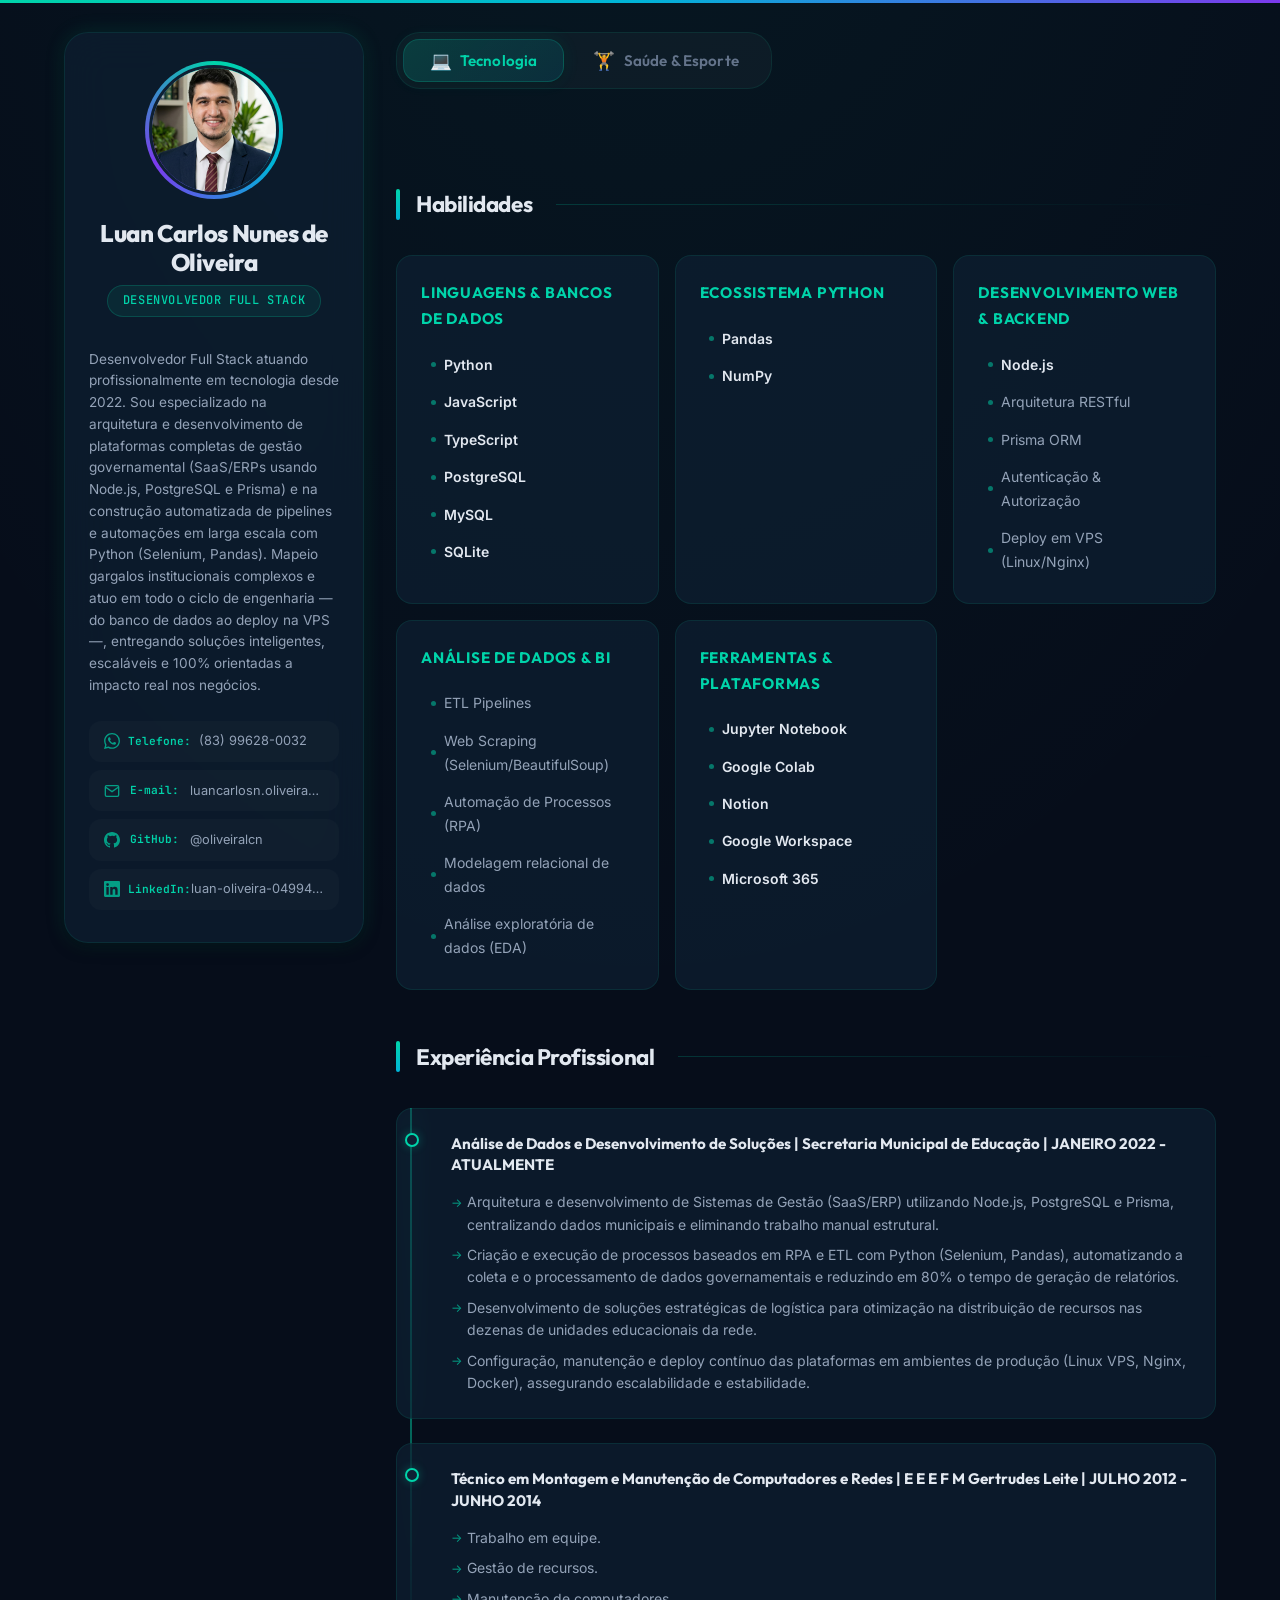
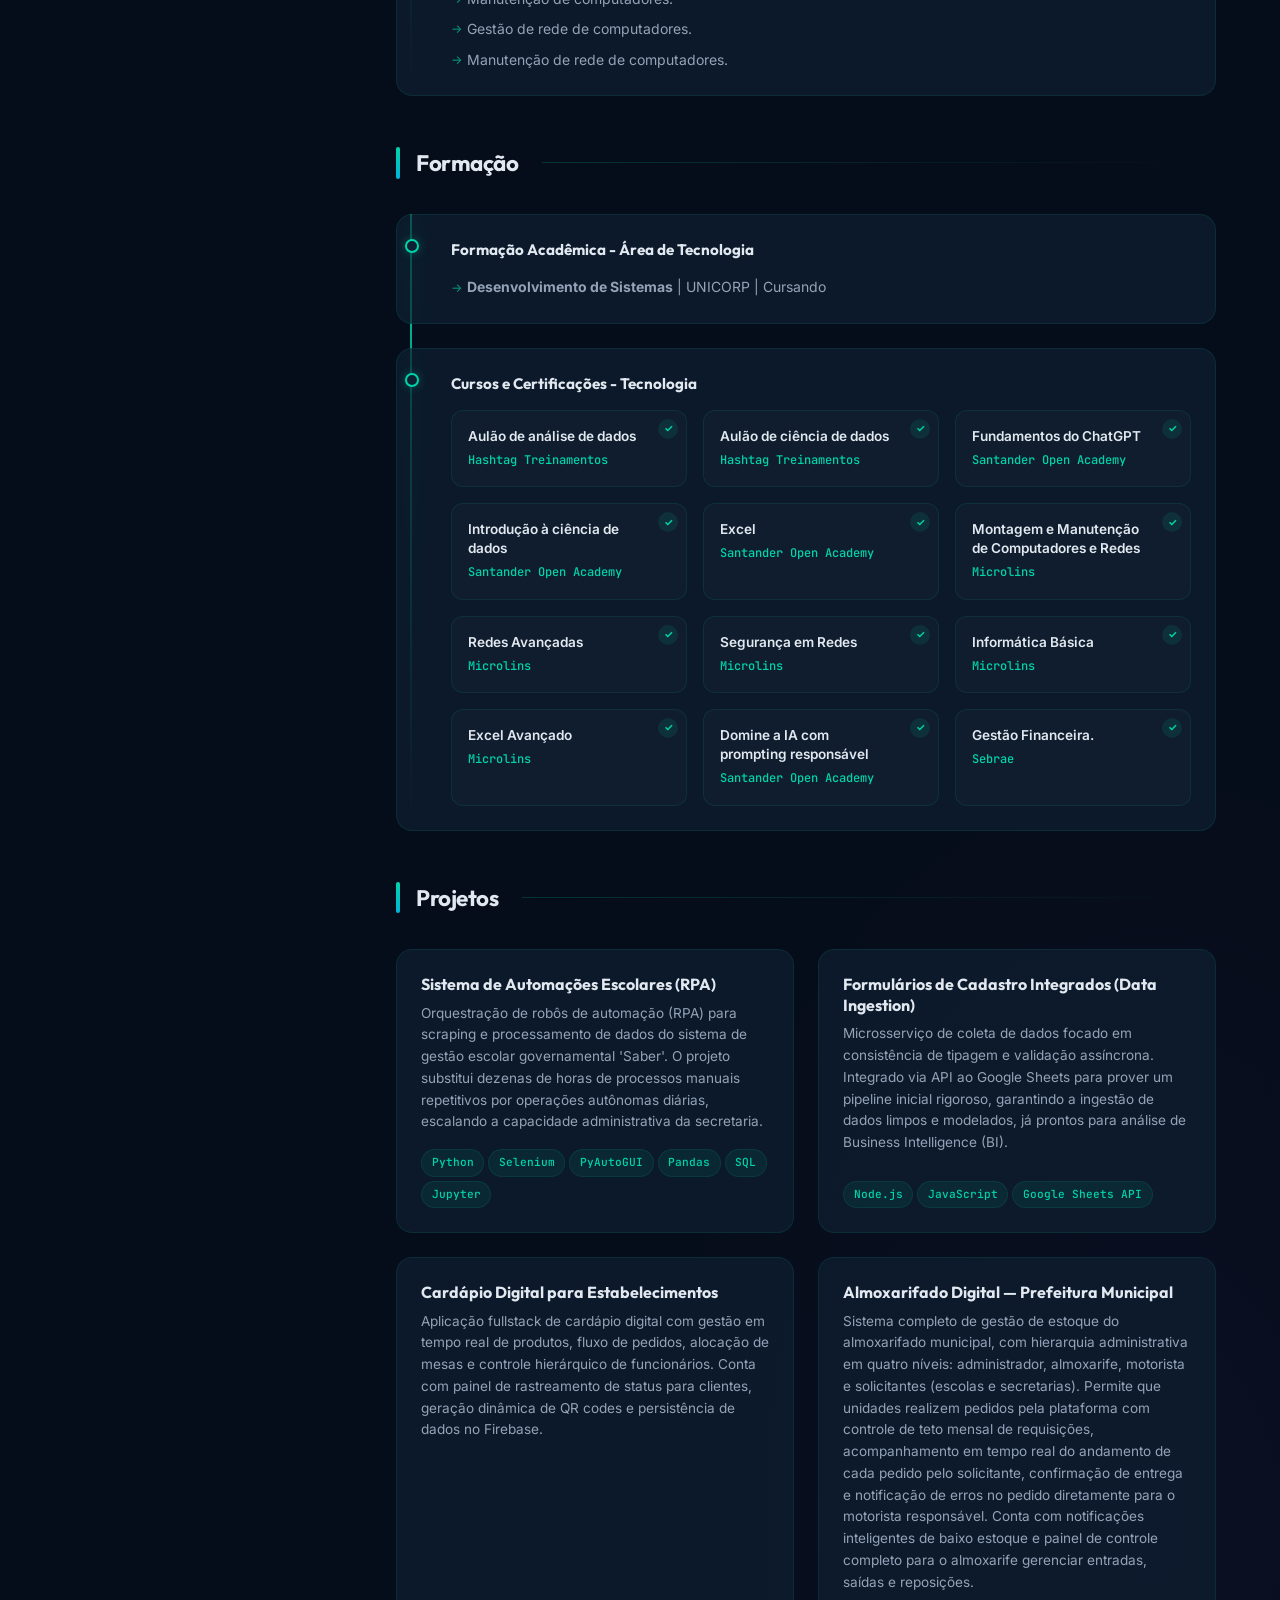
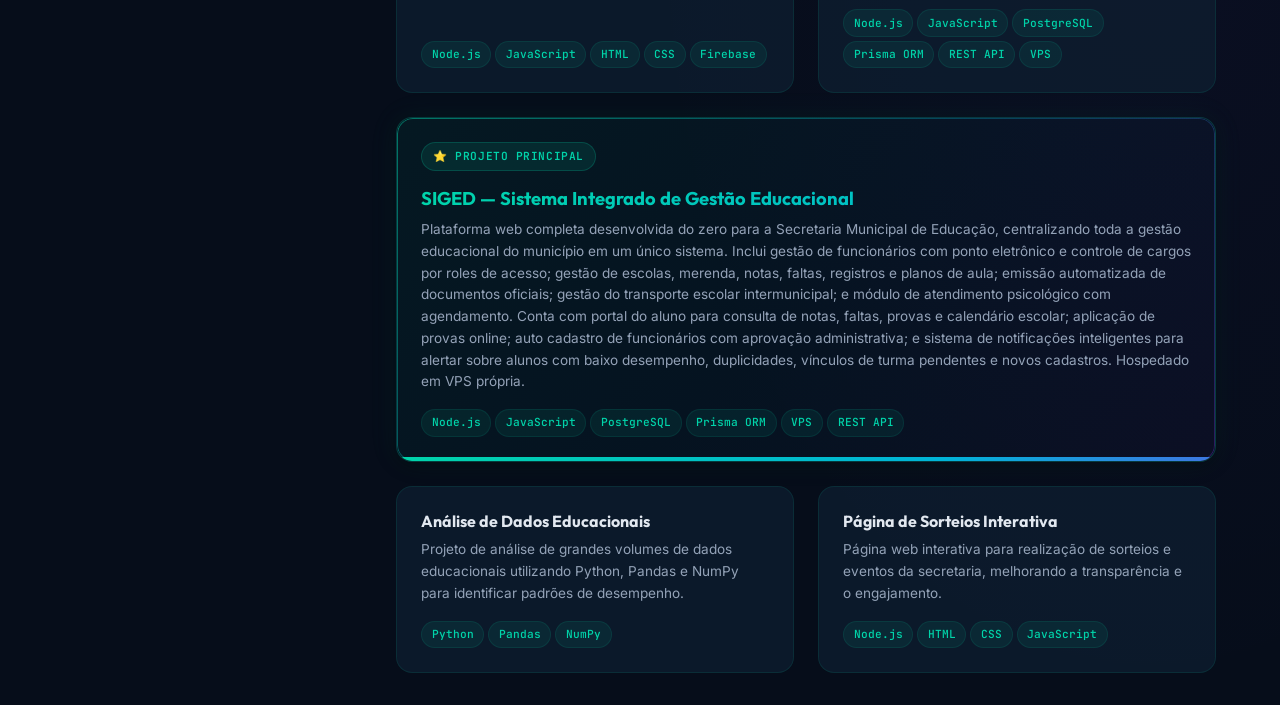
<file: index.html>
<!DOCTYPE html>
<html lang="pt-BR">

<head>
    <meta charset="UTF-8">
    <meta name="viewport" content="width=device-width, initial-scale=1.0">
    <meta name="description"
        content="Currículo de Luan Carlos Nunes de Oliveira - Desenvolvedor Full Stack com experiência em Python, JavaScript e SQL">
    <meta name="keywords" content="desenvolvedor full stack, python, javascript, sql, full stack development, currículo">
    <meta name="author" content="Luan Carlos Nunes de Oliveira">
    <meta name="theme-color" content="#0a192f">

    <!-- Open Graph / Facebook -->
    <meta property="og:type" content="website">
    <meta property="og:url" content="https://oliveiralcn.github.io/curriculo/">
    <meta property="og:title" content="Luan Carlos Nunes de Oliveira | Desenvolvedor Full Stack">
    <meta property="og:description"
        content="Currículo de Luan Carlos Nunes de Oliveira - Desenvolvedor Full Stack com experiência em Python, JavaScript e SQL">
    <meta property="og:image" content="https://oliveiralcn.github.io/curriculo/assets/img/Foto.png">

    <!-- Twitter -->
    <meta property="twitter:card" content="summary_large_image">
    <meta property="twitter:url" content="https://oliveiralcn.github.io/curriculo/">
    <meta property="twitter:title" content="Luan Carlos Nunes de Oliveira | Desenvolvedor Full Stack">
    <meta property="twitter:description"
        content="Currículo de Luan Carlos Nunes de Oliveira - Desenvolvedor Full Stack com experiência em Python, JavaScript e SQL">
    <meta property="twitter:image" content="https://oliveiralcn.github.io/curriculo/assets/img/Foto.png">

    <title>Luan Carlos Nunes de Oliveira | Desenvolvedor Full Stack</title>

    <!-- Favicon -->
    <link rel="shortcut icon" href="assets/img/icone.ico" type="image/x-icon">
    <link rel="apple-touch-icon" href="assets/img/icone.ico">

    <!-- Fontes -->
    <link rel="preconnect" href="https://fonts.googleapis.com">
    <link rel="preconnect" href="https://fonts.gstatic.com" crossorigin>
    <link
        href="https://fonts.googleapis.com/css2?family=Inter:wght@300;400;500;600;700;800;900&family=JetBrains+Mono:wght@400;500;600&family=Outfit:wght@300;400;500;600;700;800&display=swap"
        rel="stylesheet">

    <!-- Estilos -->
    <link rel="stylesheet" href="assets/css/styles.css?v=1.1">

    <!-- Estilos para múltiplos idiomas -->
    <link rel="stylesheet" href="assets/css/styles-en.css?v=1.1" id="english-styles" disabled>
</head>

<body>


    <div class="container">
        <div class="main-container">
            <!-- Seção do Cabeçalho -->
            <header class="header">
                <div class="profile-image-container">
                    <div class="profile-image">
                        <img src="assets/img/Foto.png" alt="Foto de Luan Carlos Nunes de Oliveira" loading="lazy">
                    </div>
                </div>
                <h1 class="main-title">Luan Carlos Nunes de Oliveira</h1>
                <p class="subtitle">Desenvolvedor Full Stack</p>
                <div>
                    <p>Desenvolvedor Full Stack atuando profissionalmente em tecnologia desde 2022. Sou
                        especializado na arquitetura e desenvolvimento de plataformas completas de gestão governamental
                        (SaaS/ERPs usando Node.js, PostgreSQL e Prisma) e na construção automatizada de pipelines e
                        automações em larga escala com Python (Selenium, Pandas). Mapeio gargalos institucionais
                        complexos e atuo em todo o ciclo de engenharia — do banco de dados ao deploy na VPS —,
                        entregando soluções inteligentes, escaláveis e 100% orientadas a impacto real nos negócios.</p>
                </div>
                <nav class="contact-info" aria-label="Informações de contato">
                    <a href="https://wa.me/5583996280032" class="contact-link" target="_blank" rel="noopener noreferrer"
                        data-type="whatsapp" aria-label="WhatsApp">
                        <span class="label">Telefone:</span>
                        <span class="value">(83) 99628-0032</span>
                    </a>
                    <a href="mailto:luancarlosn.oliveira@gmail.com" class="contact-link" data-type="email"
                        aria-label="Email">
                        <span class="label">E-mail:</span>
                        <span class="value">luancarlosn.oliveira@gmail.com</span>
                    </a>
                    <a href="https://github.com/oliveiralcn" class="contact-link" target="_blank"
                        rel="noopener noreferrer" data-type="github" aria-label="GitHub">
                        <span class="label">GitHub:</span>
                        <span class="value">@oliveiralcn</span>
                    </a>
                    <a href="https://www.linkedin.com/in/luan-oliveira-049944357" class="contact-link" target="_blank"
                        rel="noopener noreferrer" data-type="linkedin" aria-label="LinkedIn">
                        <span class="label">LinkedIn:</span>
                        <span class="value">luan-oliveira-049944357</span>
                    </a>
                </nav>
            </header>

            <!-- Conteúdo Principal -->
            <main id="main-content" class="content" tabindex="-1">

                <!-- Navegação Global de Abas -->
                <div class="main-tabs" role="tablist" aria-label="Áreas de atuação">
                    <button class="main-tab-btn active" role="tab" aria-selected="true"
                        aria-controls="main-tab-tecnologia" id="main-btn-tecnologia" data-tab="tecnologia">
                        <span class="tab-icon">💻</span> Tecnologia
                    </button>
                    <button class="main-tab-btn" role="tab" aria-selected="false" aria-controls="main-tab-saude"
                        id="main-btn-saude" data-tab="saude">
                        <span class="tab-icon">🏋️</span> Saúde &amp; Esporte
                    </button>
                </div>

                <!-- ============================================================ -->
                <!-- ABA: TECNOLOGIA                                               -->
                <!-- ============================================================ -->
                <div class="main-tab-panel" id="main-tab-tecnologia" role="tabpanel"
                    aria-labelledby="main-btn-tecnologia">

                    <!-- Habilidades - Tecnologia -->
                    <section class="section" aria-labelledby="habilidades-tec">
                        <h2 id="habilidades-tec" class="section-title">Habilidades</h2>
                        <div class="skills-grid">
                            <div class="skill-card">
                                <h3 class="skill-card-title">Linguagens &amp; Bancos de Dados</h3>
                                <ul class="skill-list">
                                    <li><span class="skill-highlight">Python</span></li>
                                    <li><span class="skill-highlight">JavaScript</span></li>
                                    <li><span class="skill-highlight">TypeScript</span></li>
                                    <li><span class="skill-highlight">PostgreSQL</span></li>
                                    <li><span class="skill-highlight">MySQL</span></li>
                                    <li><span class="skill-highlight">SQLite</span></li>
                                </ul>
                            </div>
                            <div class="skill-card">
                                <h3 class="skill-card-title">Ecossistema Python</h3>
                                <ul class="skill-list">
                                    <li><span class="skill-highlight">Pandas</span></li>
                                    <li><span class="skill-highlight">NumPy</span></li>
                                </ul>
                            </div>
                            <div class="skill-card">
                                <h3 class="skill-card-title">Desenvolvimento Web &amp; Backend</h3>
                                <ul class="skill-list">
                                    <li><span class="skill-highlight">Node.js</span></li>
                                    <li>Arquitetura RESTful</li>
                                    <li>Prisma ORM</li>
                                    <li>Autenticação &amp; Autorização</li>
                                    <li>Deploy em VPS (Linux/Nginx)</li>
                                </ul>
                            </div>
                            <div class="skill-card">
                                <h3 class="skill-card-title">Análise de Dados &amp; BI</h3>
                                <ul class="skill-list">
                                    <li>ETL Pipelines</li>
                                    <li>Web Scraping (Selenium/BeautifulSoup)</li>
                                    <li>Automação de Processos (RPA)</li>
                                    <li>Modelagem relacional de dados</li>
                                    <li>Análise exploratória de dados (EDA)</li>
                                </ul>
                            </div>
                            <div class="skill-card">
                                <h3 class="skill-card-title">Ferramentas &amp; Plataformas</h3>
                                <ul class="skill-list">
                                    <li><span class="skill-highlight">Jupyter Notebook</span></li>
                                    <li><span class="skill-highlight">Google Colab</span></li>
                                    <li><span class="skill-highlight">Notion</span></li>
                                    <li><span class="skill-highlight">Google Workspace</span></li>
                                    <li><span class="skill-highlight">Microsoft 365</span></li>
                                </ul>
                            </div>
                        </div>
                    </section>

                    <!-- Experiência Profissional - Tecnologia -->
                    <section class="section" aria-labelledby="experiencia-tec">
                        <h2 id="experiencia-tec" class="section-title">Experiência Profissional</h2>
                        <div class="timeline">
                            <article class="timeline-item">
                                <h3 class="timeline-title">Análise de Dados e Desenvolvimento de Soluções | Secretaria
                                    Municipal de Educação | JANEIRO 2022 - ATUALMENTE</h3>
                                <ul class="timeline-content">
                                    <li>Arquitetura e desenvolvimento de Sistemas de Gestão (SaaS/ERP) utilizando
                                        Node.js, PostgreSQL e Prisma, centralizando dados municipais e eliminando
                                        trabalho manual estrutural.</li>
                                    <li>Criação e execução de processos baseados em RPA e ETL com Python (Selenium,
                                        Pandas), automatizando a coleta e o processamento de dados governamentais e
                                        reduzindo em 80% o tempo de geração de relatórios.</li>
                                    <li>Desenvolvimento de soluções estratégicas de logística para otimização na
                                        distribuição de recursos nas dezenas de unidades educacionais da rede.</li>
                                    <li>Configuração, manutenção e deploy contínuo das plataformas em ambientes de
                                        produção (Linux VPS, Nginx, Docker), assegurando escalabilidade e estabilidade.
                                    </li>
                                </ul>
                            </article>
                            <article class="timeline-item">
                                <h3 class="timeline-title">Técnico em Montagem e Manutenção de Computadores e Redes | E
                                    E E F M Gertrudes Leite | JULHO 2012 - JUNHO 2014</h3>
                                <ul class="timeline-content">
                                    <li>Trabalho em equipe.</li>
                                    <li>Gestão de recursos.</li>
                                    <li>Manutenção de computadores.</li>
                                    <li>Gestão de rede de computadores.</li>
                                    <li>Manutenção de rede de computadores.</li>
                                </ul>
                            </article>
                        </div>
                    </section>

                    <!-- Formação - Tecnologia -->
                    <section class="section" aria-labelledby="formacao-tec">
                        <h2 id="formacao-tec" class="section-title">Formação</h2>
                        <div class="timeline">
                            <article class="timeline-item">
                                <h3 class="timeline-title">Formação Acadêmica - Área de Tecnologia</h3>
                                <ul class="timeline-content">
                                    <li><strong>Desenvolvimento de Sistemas</strong> | UNICORP | Cursando</li>
                                </ul>
                            </article>
                            <article class="timeline-item">
                                <h3 class="timeline-title">Cursos e Certificações - Tecnologia</h3>
                                <div class="certifications-grid">
                                    <article class="certification-card">
                                        <h4 class="certification-title">Aulão de análise de dados</h4>
                                        <p class="certification-institution">Hashtag Treinamentos</p>
                                    </article>
                                    <article class="certification-card">
                                        <h4 class="certification-title">Aulão de ciência de dados</h4>
                                        <p class="certification-institution">Hashtag Treinamentos</p>
                                    </article>
                                    <article class="certification-card">
                                        <h4 class="certification-title">Fundamentos do ChatGPT</h4>
                                        <p class="certification-institution">Santander Open Academy</p>
                                    </article>
                                    <article class="certification-card">
                                        <h4 class="certification-title">Introdução à ciência de dados</h4>
                                        <p class="certification-institution">Santander Open Academy</p>
                                    </article>
                                    <article class="certification-card">
                                        <h4 class="certification-title">Excel</h4>
                                        <p class="certification-institution">Santander Open Academy</p>
                                    </article>
                                    <article class="certification-card">
                                        <h4 class="certification-title">Montagem e Manutenção de Computadores e Redes
                                        </h4>
                                        <p class="certification-institution">Microlins</p>
                                    </article>
                                    <article class="certification-card">
                                        <h4 class="certification-title">Redes Avançadas</h4>
                                        <p class="certification-institution">Microlins</p>
                                    </article>
                                    <article class="certification-card">
                                        <h4 class="certification-title">Segurança em Redes</h4>
                                        <p class="certification-institution">Microlins</p>
                                    </article>
                                    <article class="certification-card">
                                        <h4 class="certification-title">Informática Básica</h4>
                                        <p class="certification-institution">Microlins</p>
                                    </article>
                                    <article class="certification-card">
                                        <h4 class="certification-title">Excel Avançado</h4>
                                        <p class="certification-institution">Microlins</p>
                                    </article>
                                    <article class="certification-card">
                                        <h4 class="certification-title">Domine a IA com prompting responsável</h4>
                                        <p class="certification-institution">Santander Open Academy</p>
                                    </article>
                                    <article class="certification-card">
                                        <h4 class="certification-title">Gestão Financeira.</h4>
                                        <p class="certification-institution">Sebrae</p>
                                    </article>
                                </div>
                            </article>
                        </div>
                    </section>

                    <!-- Projetos -->
                    <section class="section" aria-labelledby="projetos">
                        <h2 id="projetos" class="section-title">Projetos</h2>
                        <div class="projects-grid">
                            <article class="project-card">
                                <h3 class="project-title">Sistema de Automações Escolares (RPA)</h3>
                                <p class="project-description">Orquestração de robôs de automação (RPA) para scraping e
                                    processamento de dados do sistema de gestão escolar governamental 'Saber'. O projeto
                                    substitui dezenas de horas de processos manuais repetitivos por operações autônomas
                                    diárias, escalando a capacidade administrativa da secretaria.</p>
                                <div class="project-tech">
                                    <span class="tech-tag">Python</span>
                                    <span class="tech-tag">Selenium</span>
                                    <span class="tech-tag">PyAutoGUI</span>
                                    <span class="tech-tag">Pandas</span>
                                    <span class="tech-tag">SQL</span>
                                    <span class="tech-tag">Jupyter</span>
                                </div>
                            </article>
                            <article class="project-card">
                                <h3 class="project-title">Formulários de Cadastro Integrados (Data Ingestion)</h3>
                                <p class="project-description">Microsserviço de coleta de dados focado em consistência
                                    de tipagem e validação assíncrona. Integrado via API ao Google Sheets para prover um
                                    pipeline inicial rigoroso, garantindo a ingestão de dados limpos e modelados, já
                                    prontos para análise de Business Intelligence (BI).</p>
                                <div class="project-tech">
                                    <span class="tech-tag">Node.js</span>
                                    <span class="tech-tag">JavaScript</span>
                                    <span class="tech-tag">Google Sheets API</span>
                                </div>
                            </article>
                            <article class="project-card">
                                <h3 class="project-title">Cardápio Digital para Estabelecimentos</h3>
                                <p class="project-description">Aplicação fullstack de cardápio digital com gestão em
                                    tempo real de produtos, fluxo de pedidos, alocação de mesas e controle hierárquico
                                    de funcionários. Conta com painel de rastreamento de status para clientes, geração
                                    dinâmica de QR codes e persistência de dados no Firebase.</p>
                                <div class="project-tech">
                                    <span class="tech-tag">Node.js</span>
                                    <span class="tech-tag">JavaScript</span>
                                    <span class="tech-tag">HTML</span>
                                    <span class="tech-tag">CSS</span>
                                    <span class="tech-tag">Firebase</span>
                                </div>
                            </article>
                            <article class="project-card">
                                <h3 class="project-title">Almoxarifado Digital — Prefeitura Municipal</h3>
                                <p class="project-description">Sistema completo de gestão de estoque do almoxarifado
                                    municipal, com hierarquia administrativa em quatro níveis: administrador,
                                    almoxarife, motorista e solicitantes (escolas e secretarias). Permite que unidades
                                    realizem pedidos pela plataforma com controle de teto mensal de requisições,
                                    acompanhamento em tempo real do andamento de cada pedido pelo solicitante,
                                    confirmação de entrega e notificação de erros no pedido diretamente para o motorista
                                    responsável. Conta com notificações inteligentes de baixo estoque e painel de
                                    controle completo para o almoxarife gerenciar entradas, saídas e reposições.</p>
                                <div class="project-tech">
                                    <span class="tech-tag">Node.js</span>
                                    <span class="tech-tag">JavaScript</span>
                                    <span class="tech-tag">PostgreSQL</span>
                                    <span class="tech-tag">Prisma ORM</span>
                                    <span class="tech-tag">REST API</span>
                                    <span class="tech-tag">VPS</span>
                                </div>
                            </article>
                            <article class="project-card project-card--featured">
                                <div class="project-featured-badge">⭐ Projeto Principal</div>
                                <h3 class="project-title">SIGED — Sistema Integrado de Gestão Educacional</h3>
                                <p class="project-description">Plataforma web completa desenvolvida do zero para a
                                    Secretaria Municipal de Educação, centralizando toda a gestão educacional do
                                    município em um único sistema. Inclui gestão de funcionários com ponto eletrônico e
                                    controle de cargos por roles de acesso; gestão de escolas, merenda, notas, faltas,
                                    registros e planos de aula; emissão automatizada de documentos oficiais; gestão do
                                    transporte escolar intermunicipal; e módulo de atendimento psicológico com
                                    agendamento. Conta com portal do aluno para consulta de notas, faltas, provas e
                                    calendário escolar; aplicação de provas online; auto cadastro de funcionários com
                                    aprovação administrativa; e sistema de notificações inteligentes para alertar sobre
                                    alunos com baixo desempenho, duplicidades, vínculos de turma pendentes e novos
                                    cadastros. Hospedado em VPS própria.</p>
                                <div class="project-tech">
                                    <span class="tech-tag">Node.js</span>
                                    <span class="tech-tag">JavaScript</span>
                                    <span class="tech-tag">PostgreSQL</span>
                                    <span class="tech-tag">Prisma ORM</span>
                                    <span class="tech-tag">VPS</span>
                                    <span class="tech-tag">REST API</span>
                                </div>
                            </article>
                            <article class="project-card">
                                <h3 class="project-title">Análise de Dados Educacionais</h3>
                                <p class="project-description">Projeto de análise de grandes volumes de dados
                                    educacionais utilizando Python, Pandas e NumPy para identificar padrões de
                                    desempenho.</p>
                                <div class="project-tech">
                                    <span class="tech-tag">Python</span>
                                    <span class="tech-tag">Pandas</span>
                                    <span class="tech-tag">NumPy</span>
                                </div>
                            </article>
                            <article class="project-card">
                                <h3 class="project-title">Página de Sorteios Interativa</h3>
                                <p class="project-description">Página web interativa para realização de sorteios e
                                    eventos da secretaria, melhorando a transparência e o engajamento.</p>
                                <div class="project-tech">
                                    <span class="tech-tag">Node.js</span>
                                    <span class="tech-tag">HTML</span>
                                    <span class="tech-tag">CSS</span>
                                    <span class="tech-tag">JavaScript</span>
                                </div>
                            </article>
                        </div>
                    </section>

                </div><!-- /main-tab-tecnologia -->

                <!-- ============================================================ -->
                <!-- ABA: SAÚDE & ESPORTE                                          -->
                <!-- ============================================================ -->
                <div class="main-tab-panel" id="main-tab-saude" role="tabpanel" aria-labelledby="main-btn-saude" hidden>

                    <!-- Habilidades - Saúde -->
                    <section class="section" aria-labelledby="habilidades-saude">
                        <h2 id="habilidades-saude" class="section-title">Habilidades</h2>
                        <div class="skills-grid">
                            <div class="skill-card">
                                <h3 class="skill-card-title">Avaliação &amp; Prescrição</h3>
                                <ul class="skill-list">
                                    <li>Prescrição de exercícios para populações especiais</li>
                                    <li>Avaliação física e funcional</li>
                                    <li>Prescrição para artrose, artrite e osteoporose</li>
                                    <li>Análise da composição corporal</li>
                                </ul>
                            </div>
                            <div class="skill-card">
                                <h3 class="skill-card-title">Treinamento</h3>
                                <ul class="skill-list">
                                    <li><span class="skill-highlight">Musculação</span></li>
                                    <li><span class="skill-highlight">Treinamento Funcional</span></li>
                                    <li>Elaboração de planilhas de treino</li>
                                    <li>Periodização do treinamento</li>
                                </ul>
                            </div>
                            <div class="skill-card">
                                <h3 class="skill-card-title">Pesquisa &amp; Ciência</h3>
                                <ul class="skill-list">
                                    <li>Metodologia científica</li>
                                    <li>Análise de dados hemodinâmicos</li>
                                    <li>Pesquisa com idosos hipertensos</li>
                                    <li>Produção e apresentação de artigos</li>
                                </ul>
                            </div>
                            <div class="skill-card">
                                <h3 class="skill-card-title">Gestão &amp; Pessoas</h3>
                                <ul class="skill-list">
                                    <li>Gestão de alunos e clientes</li>
                                    <li>Trabalho em equipe</li>
                                    <li>Pensamento rápido sob pressão</li>
                                    <li>Capacidade de gestão de pessoas</li>
                                </ul>
                            </div>
                            <div class="skill-card">
                                <h3 class="skill-card-title">Áreas de Atuação</h3>
                                <ul class="skill-list">
                                    <li><span class="skill-highlight">Educação Física</span></li>
                                    <li>Atividade física para saúde</li>
                                    <li>Escalada esportiva</li>
                                    <li>Jiu-Jitsu</li>
                                </ul>
                            </div>
                        </div>
                    </section>

                    <!-- Experiência Profissional - Saúde -->
                    <section class="section" aria-labelledby="experiencia-saude">
                        <h2 id="experiencia-saude" class="section-title">Experiência Profissional</h2>
                        <div class="timeline">
                            <article class="timeline-item">
                                <h3 class="timeline-title">Instrutor de Musculação | RM Arena Fitness - Desterro |
                                    SETEMBRO 2021 - NOVEMBRO 2023</h3>
                                <ul class="timeline-content">
                                    <li>Trabalho em equipe.</li>
                                    <li>Capacidade de gestão de pessoas.</li>
                                    <li>Pensamento rápido.</li>
                                    <li>Criação de automação para envio dos treinos de forma rápida e eficaz.</li>
                                </ul>
                            </article>
                        </div>
                    </section>

                    <!-- Formação - Saúde -->
                    <section class="section" aria-labelledby="formacao-saude">
                        <h2 id="formacao-saude" class="section-title">Formação</h2>
                        <div class="timeline">
                            <article class="timeline-item">
                                <h3 class="timeline-title">Formação Acadêmica - Área de Educação Física</h3>
                                <ul class="timeline-content">
                                    <li><strong>Pós-graduação em Prescrição de Atividade Físicas em Situações Especiais
                                            de Saúde e Lesões</strong> | Unyleya</li>
                                    <li><strong>Bacharel em Educação Física</strong> | Centro Universitário de João
                                        Pessoa-UNIPÊ | 25 de Janeiro de 2018</li>
                                </ul>
                            </article>
                            <article class="timeline-item">
                                <h3 class="timeline-title">Cursos e Certificações - Saúde</h3>
                                <div class="certifications-grid">
                                    <article class="certification-card">
                                        <h4 class="certification-title">Fisiologia, avaliação e prescrição de exercícios
                                            para artrose, artrite e osteoporose, com aplicações práticas.</h4>
                                        <p class="certification-institution">Unipê</p>
                                    </article>
                                    <article class="certification-card">
                                        <h4 class="certification-title">Alimentação, Nutrição e Exercício Físico.</h4>
                                        <p class="certification-institution">ENAFES</p>
                                    </article>
                                    <article class="certification-card">
                                        <h4 class="certification-title">Projeto de extensão de escalada esportiva.</h4>
                                        <p class="certification-institution">Unipê</p>
                                    </article>
                                    <article class="certification-card">
                                        <h4 class="certification-title">Projeto de extensão de Jiu-Jitsu.</h4>
                                        <p class="certification-institution">Unipê</p>
                                    </article>
                                    <article class="certification-card">
                                        <h4 class="certification-title">Treinamento Funcional.</h4>
                                        <p class="certification-institution">Unipê</p>
                                    </article>
                                    <article class="certification-card">
                                        <h4 class="certification-title">Musculação.</h4>
                                        <p class="certification-institution">Unipê</p>
                                    </article>
                                    <article class="certification-card">
                                        <h4 class="certification-title">Projeto de Pesquisa "Influência de um programa
                                            de treinamento funcional nas respostas hemodinâmicas, na qualidade do sono,
                                            na composição corporal e capacidades funcionais de idosos hipertensos.</h4>
                                        <p class="certification-institution">Unipê</p>
                                    </article>
                                </div>
                            </article>
                        </div>
                    </section>

                    <!-- Artigos -->
                    <section class="section" aria-labelledby="artigos">
                        <h2 id="artigos" class="section-title">Artigos</h2>
                        <div class="articles-grid">
                            <article class="article-card">
                                <h3 class="article-title">EFEITO DE UMA SESSÃO DE TREINAMENTO MULTIFUNCIONAL NA
                                    HIPOTENSÃO PÓS EXERCÍCIO DE IDOSOS</h3>
                                <p class="article-description">Apresentado na modalidade Pôster no XXV Congresso da
                                    Sociedade Brasileira de Hipertensão.</p>
                                <div class="article-meta">
                                    <span class="article-date">Caxias do Sul/RS, de 09 a 12 de agosto de 2017</span>
                                    <div class="article-tags">
                                        <span class="tech-tag">Treinamento Funcional</span>
                                        <span class="tech-tag">Hipertensão</span>
                                        <span class="tech-tag">Idosos</span>
                                        <span class="tech-tag">Envelhecimento</span>
                                        <span class="tech-tag">Exercício Físico</span>
                                        <span class="tech-tag">Educação Física</span>
                                    </div>
                                </div>
                            </article>
                            <article class="article-card">
                                <h3 class="article-title">Efeito de um programa de treinamento funcional na melhoria das
                                    capacidades funcionais de idosos.</h3>
                                <p class="article-description">O estudo detalha os resultados de um programa de
                                    treinamento funcional de quatro semanas com idosos. A pesquisa concluiu que o
                                    programa foi eficaz para melhorar a capacidade funcional deles em atividades
                                    diárias.</p>
                                <div class="article-meta">
                                    <span class="article-date">2019</span>
                                    <div class="article-tags">
                                        <span class="tech-tag">Treinamento Funcional</span>
                                        <span class="tech-tag">Capacidade Funcional</span>
                                        <span class="tech-tag">Idosos</span>
                                        <span class="tech-tag">Envelhecimento</span>
                                        <span class="tech-tag">Exercício Físico</span>
                                        <span class="tech-tag">Educação Física</span>
                                    </div>
                                </div>
                                <a href="https://www.rbpfex.com.br/index.php/rbpfex/article/view/2241"
                                    class="article-link" target="_blank" rel="noopener noreferrer">Ler Artigo</a>
                            </article>
                        </div>
                    </section>

                </div><!-- /main-tab-saude -->

            </main>

        </div>
    </div>
    <!-- Scripts -->
    <script src="assets/js/script.js?v=1.1" defer></script>
</body>

</html>
</file>
<file: assets/css/styles.css>
/* ===== VARIÁVEIS CSS ===== */
@import url('https://fonts.googleapis.com/css2?family=Inter:wght@300;400;500;600;700;800;900&family=JetBrains+Mono:wght@400;500;600&family=Outfit:wght@300;400;500;600;700;800&display=swap');

:root {
  /* Paleta de cores refinada */
  --bg-base: #060d1a;
  --bg-surface: #0d1b2e;
  --bg-card: #0f2033;
  --bg-card-hover: #142840;
  --bg-glass: rgba(15, 32, 51, 0.7);

  --accent-primary: #00d4aa;
  --accent-secondary: #00b4d8;
  --accent-tertiary: #7c3aed;
  --accent-glow: rgba(0, 212, 170, 0.15);
  --accent-glow-strong: rgba(0, 212, 170, 0.3);

  --text-primary: #e2e8f0;
  --text-secondary: #94a3b8;
  --text-muted: #64748b;
  --text-accent: #00d4aa;

  --border-subtle: rgba(0, 212, 170, 0.1);
  --border-medium: rgba(0, 212, 170, 0.2);
  --border-strong: rgba(0, 212, 170, 0.4);

  /* Tipografia */
  --font-display: 'Outfit', sans-serif;
  --font-body: 'Inter', sans-serif;
  --font-mono: 'JetBrains Mono', monospace;

  /* Espaçamento */
  --space-xs: 0.25rem;
  --space-sm: 0.5rem;
  --space-md: 1rem;
  --space-lg: 1.5rem;
  --space-xl: 2rem;
  --space-2xl: 3rem;
  --space-3xl: 4.5rem;

  /* Bordas */
  --radius-sm: 0.375rem;
  --radius-md: 0.75rem;
  --radius-lg: 1rem;
  --radius-xl: 1.5rem;
  --radius-full: 9999px;

  /* Sombras */
  --shadow-sm: 0 2px 8px rgba(0, 0, 0, 0.3);
  --shadow-md: 0 4px 16px rgba(0, 0, 0, 0.4);
  --shadow-lg: 0 8px 32px rgba(0, 0, 0, 0.5);
  --shadow-glow: 0 0 20px rgba(0, 212, 170, 0.15);
  --shadow-glow-strong: 0 0 40px rgba(0, 212, 170, 0.25);

  /* Transições */
  --transition-fast: 0.15s cubic-bezier(0.4, 0, 0.2, 1);
  --transition-normal: 0.3s cubic-bezier(0.4, 0, 0.2, 1);
  --transition-slow: 0.5s cubic-bezier(0.4, 0, 0.2, 1);
}

/* ===== RESET E BASE ===== */
*, *::before, *::after {
  margin: 0;
  padding: 0;
  box-sizing: border-box;
}

html {
  scroll-behavior: smooth;
  font-size: 16px;
}

body {
  font-family: var(--font-body);
  line-height: 1.7;
  color: var(--text-primary);
  background-color: var(--bg-base);
  background-image:
    radial-gradient(ellipse 120% 60% at 50% -10%, rgba(0, 212, 170, 0.06) 0%, transparent 60%),
    radial-gradient(ellipse 80% 40% at 90% 80%, rgba(124, 58, 237, 0.04) 0%, transparent 50%);
  min-height: 100vh;
  -webkit-font-smoothing: antialiased;
}

/* ===== BARRA DE PROGRESSO NO TOPO ===== */
body::before {
  content: '';
  position: fixed;
  top: 0;
  left: 0;
  right: 0;
  height: 3px;
  background: linear-gradient(90deg, var(--accent-primary), var(--accent-secondary), var(--accent-tertiary));
  z-index: 1000;
}

/* ===== ACESSIBILIDADE ===== */
.skip-link {
  position: absolute;
  top: -40px;
  left: 6px;
  background: var(--accent-primary);
  color: var(--bg-base);
  padding: 8px 16px;
  text-decoration: none;
  border-radius: var(--radius-sm);
  font-weight: 600;
  z-index: 1001;
  transition: top var(--transition-fast);
}

.skip-link:focus { top: 10px; }

a:focus,
button:focus {
  outline: 2px solid var(--accent-primary);
  outline-offset: 3px;
  border-radius: 2px;
}

/* ===== LAYOUT PRINCIPAL ===== */
.container {
  max-width: 1200px;
  margin: 0 auto;
  padding: var(--space-xl) var(--space-lg);
}

.main-container {
  display: grid;
  grid-template-columns: 300px 1fr;
  gap: var(--space-xl);
  align-items: start;
}

/* ===== SIDEBAR (CABEÇALHO) ===== */
.header {
  position: sticky;
  top: var(--space-xl);
  display: flex;
  flex-direction: column;
  align-items: center;
  text-align: center;
  background: var(--bg-glass);
  backdrop-filter: blur(20px);
  -webkit-backdrop-filter: blur(20px);
  border: 1px solid var(--border-subtle);
  border-radius: var(--radius-xl);
  padding: var(--space-xl) var(--space-lg);
  box-shadow: var(--shadow-md), var(--shadow-glow);
  animation: fadeInLeft 0.6s ease forwards;
}

/* ===== FOTO DE PERFIL ===== */
.profile-image-container {
  position: relative;
  margin-bottom: var(--space-lg);
}

.profile-image-container::before {
  content: '';
  position: absolute;
  inset: -4px;
  border-radius: 50%;
  background: conic-gradient(var(--accent-primary), var(--accent-secondary), var(--accent-tertiary), var(--accent-primary));
  animation: spin 4s linear infinite;
  z-index: 0;
}

.profile-image {
  position: relative;
  width: 130px;
  height: 130px;
  border-radius: 50%;
  overflow: hidden;
  border: 3px solid var(--bg-card);
  z-index: 1;
}

.profile-image img {
  width: 100%;
  height: 100%;
  object-fit: cover;
  transition: transform var(--transition-slow);
}

.profile-image:hover img {
  transform: scale(1.08);
}

/* ===== TÍTULOS DO PERFIL ===== */
.main-title {
  font-family: var(--font-display);
  font-size: 1.5rem;
  font-weight: 800;
  color: var(--text-primary);
  line-height: 1.2;
  margin-bottom: var(--space-sm);
  letter-spacing: -0.02em;
}

.subtitle {
  font-family: var(--font-mono);
  font-size: 0.75rem;
  font-weight: 500;
  color: var(--accent-primary);
  background: rgba(0, 212, 170, 0.08);
  border: 1px solid var(--border-medium);
  border-radius: var(--radius-full);
  padding: 0.3rem 0.9rem;
  display: inline-block;
  margin-bottom: var(--space-md);
  letter-spacing: 0.05em;
  text-transform: uppercase;
}

.header > div p {
  font-size: 0.85rem;
  color: var(--text-secondary);
  line-height: 1.6;
  text-align: left;
  margin-top: var(--space-md);
}

/* ===== CONTATOS ===== */
.contact-info {
  display: flex;
  flex-direction: column;
  gap: var(--space-sm);
  width: 100%;
  margin-top: var(--space-lg);
}

.contact-link {
  display: flex;
  align-items: center;
  gap: var(--space-sm);
  text-decoration: none;
  color: var(--text-secondary);
  font-size: 0.8rem;
  padding: 0.55rem 0.85rem;
  border-radius: var(--radius-md);
  border: 1px solid transparent;
  transition: all var(--transition-normal);
  background: rgba(255, 255, 255, 0.02);
}

.contact-link:hover {
  color: var(--accent-primary);
  background: var(--accent-glow);
  border-color: var(--border-medium);
  transform: translateX(4px);
}

.contact-link .label {
  font-weight: 600;
  color: var(--accent-primary);
  font-family: var(--font-mono);
  font-size: 0.7rem;
  min-width: 54px;
}

.contact-link .value {
  color: var(--text-secondary);
  overflow: hidden;
  text-overflow: ellipsis;
  white-space: nowrap;
  transition: color var(--transition-normal);
}

.contact-link:hover .value {
  color: var(--accent-primary);
}

/* Ícones de contato inline SVG */
.contact-link::before {
  content: '';
  width: 16px;
  height: 16px;
  background-color: var(--accent-primary);
  opacity: 0.7;
  flex-shrink: 0;
  transition: opacity var(--transition-fast);
  -webkit-mask-size: contain;
  mask-size: contain;
  -webkit-mask-repeat: no-repeat;
  mask-repeat: no-repeat;
  -webkit-mask-position: center;
  mask-position: center;
}

.contact-link:hover::before { opacity: 1; }

.contact-link[data-type="whatsapp"]::before {
  -webkit-mask-image: url("data:image/svg+xml,%3Csvg xmlns='http://www.w3.org/2000/svg' viewBox='0 0 24 24'%3E%3Cpath d='M17.472 14.382c-.297-.149-1.758-.867-2.03-.967-.273-.099-.471-.148-.67.15-.197.297-.767.966-.94 1.164-.173.199-.347.223-.644.075-.297-.15-1.255-.463-2.39-1.475-.883-.788-1.48-1.761-1.653-2.059-.173-.297-.018-.458.13-.606.134-.133.298-.347.446-.52.149-.174.198-.298.298-.497.099-.198.05-.371-.025-.52-.075-.149-.669-1.612-.916-2.207-.242-.579-.487-.5-.669-.51-.173-.008-.371-.01-.57-.01-.198 0-.52.074-.792.372-.272.297-1.04 1.016-1.04 2.479 0 1.462 1.065 2.875 1.213 3.074.149.198 2.096 3.2 5.077 4.487.709.306 1.262.489 1.694.625.712.227 1.36.195 1.871.118.571-.085 1.758-.719 2.006-1.413.248-.694.248-1.289.173-1.413-.074-.124-.272-.198-.57-.347m-5.421 7.403h-.004a9.87 9.87 0 01-5.031-1.378l-.361-.214-3.741.982.998-3.648-.235-.374a9.86 9.86 0 01-1.51-5.26c.001-5.45 4.436-9.884 9.888-9.884 2.64 0 5.122 1.03 6.988 2.898a9.825 9.825 0 012.893 6.994c-.003 5.45-4.437 9.884-9.885 9.884m8.413-18.297A11.815 11.815 0 0012.05 0C5.495 0 .16 5.335.157 11.892c0 2.096.547 4.142 1.588 5.945L.057 24l6.305-1.654a11.882 11.882 0 005.683 1.448h.005c6.554 0 11.89-5.335 11.893-11.893a11.821 11.821 0 00-3.48-8.413z'/%3E%3C/svg%3E");
  mask-image: url("data:image/svg+xml,%3Csvg xmlns='http://www.w3.org/2000/svg' viewBox='0 0 24 24'%3E%3Cpath d='M17.472 14.382c-.297-.149-1.758-.867-2.03-.967-.273-.099-.471-.148-.67.15-.197.297-.767.966-.94 1.164-.173.199-.347.223-.644.075-.297-.15-1.255-.463-2.39-1.475-.883-.788-1.48-1.761-1.653-2.059-.173-.297-.018-.458.13-.606.134-.133.298-.347.446-.52.149-.174.198-.298.298-.497.099-.198.05-.371-.025-.52-.075-.149-.669-1.612-.916-2.207-.242-.579-.487-.5-.669-.51-.173-.008-.371-.01-.57-.01-.198 0-.52.074-.792.372-.272.297-1.04 1.016-1.04 2.479 0 1.462 1.065 2.875 1.213 3.074.149.198 2.096 3.2 5.077 4.487.709.306 1.262.489 1.694.625.712.227 1.36.195 1.871.118.571-.085 1.758-.719 2.006-1.413.248-.694.248-1.289.173-1.413-.074-.124-.272-.198-.57-.347m-5.421 7.403h-.004a9.87 9.87 0 01-5.031-1.378l-.361-.214-3.741.982.998-3.648-.235-.374a9.86 9.86 0 01-1.51-5.26c.001-5.45 4.436-9.884 9.888-9.884 2.64 0 5.122 1.03 6.988 2.898a9.825 9.825 0 012.893 6.994c-.003 5.45-4.437 9.884-9.885 9.884m8.413-18.297A11.815 11.815 0 0012.05 0C5.495 0 .16 5.335.157 11.892c0 2.096.547 4.142 1.588 5.945L.057 24l6.305-1.654a11.882 11.882 0 005.683 1.448h.005c6.554 0 11.89-5.335 11.893-11.893a11.821 11.821 0 00-3.48-8.413z'/%3E%3C/svg%3E");
}

.contact-link[data-type="email"]::before {
  -webkit-mask-image: url("data:image/svg+xml,%3Csvg xmlns='http://www.w3.org/2000/svg' viewBox='0 0 24 24' fill='none' stroke='currentColor' stroke-width='2'%3E%3Cpath d='M4 4h16c1.1 0 2 .9 2 2v12c0 1.1-.9 2-2 2H4c-1.1 0-2-.9-2-2V6c0-1.1.9-2 2-2z'/%3E%3Cpolyline points='22,6 12,13 2,6'/%3E%3C/svg%3E");
  mask-image: url("data:image/svg+xml,%3Csvg xmlns='http://www.w3.org/2000/svg' viewBox='0 0 24 24' fill='none' stroke='currentColor' stroke-width='2'%3E%3Cpath d='M4 4h16c1.1 0 2 .9 2 2v12c0 1.1-.9 2-2 2H4c-1.1 0-2-.9-2-2V6c0-1.1.9-2 2-2z'/%3E%3Cpolyline points='22,6 12,13 2,6'/%3E%3C/svg%3E");
}

.contact-link[data-type="github"]::before {
  -webkit-mask-image: url("data:image/svg+xml,%3Csvg xmlns='http://www.w3.org/2000/svg' viewBox='0 0 24 24'%3E%3Cpath d='M12 0C5.374 0 0 5.373 0 12c0 5.302 3.438 9.8 8.207 11.387.599.111.793-.261.793-.577v-2.234c-3.338.726-4.033-1.416-4.033-1.416-.546-1.387-1.333-1.756-1.333-1.756-1.089-.745.083-.729.083-.729 1.205.084 1.839 1.237 1.839 1.237 1.07 1.834 2.807 1.304 3.492.997.107-.775.418-1.305.762-1.604-2.665-.305-5.467-1.334-5.467-5.931 0-1.311.469-2.381 1.236-3.221-.124-.303-.535-1.524.117-3.176 0 0 1.008-.322 3.301 1.23A11.509 11.509 0 0112 5.803c1.02.005 2.047.138 3.006.404 2.291-1.552 3.297-1.23 3.297-1.23.653 1.653.242 2.874.118 3.176.77.84 1.235 1.911 1.235 3.221 0 4.609-2.807 5.624-5.479 5.921.43.372.823 1.102.823 2.222v3.293c0 .319.192.694.801.576C20.566 21.797 24 17.3 24 12c0-6.627-5.373-12-12-12z'/%3E%3C/svg%3E");
  mask-image: url("data:image/svg+xml,%3Csvg xmlns='http://www.w3.org/2000/svg' viewBox='0 0 24 24'%3E%3Cpath d='M12 0C5.374 0 0 5.373 0 12c0 5.302 3.438 9.8 8.207 11.387.599.111.793-.261.793-.577v-2.234c-3.338.726-4.033-1.416-4.033-1.416-.546-1.387-1.333-1.756-1.333-1.756-1.089-.745.083-.729.083-.729 1.205.084 1.839 1.237 1.839 1.237 1.07 1.834 2.807 1.304 3.492.997.107-.775.418-1.305.762-1.604-2.665-.305-5.467-1.334-5.467-5.931 0-1.311.469-2.381 1.236-3.221-.124-.303-.535-1.524.117-3.176 0 0 1.008-.322 3.301 1.23A11.509 11.509 0 0112 5.803c1.02.005 2.047.138 3.006.404 2.291-1.552 3.297-1.23 3.297-1.23.653 1.653.242 2.874.118 3.176.77.84 1.235 1.911 1.235 3.221 0 4.609-2.807 5.624-5.479 5.921.43.372.823 1.102.823 2.222v3.293c0 .319.192.694.801.576C20.566 21.797 24 17.3 24 12c0-6.627-5.373-12-12-12z'/%3E%3C/svg%3E");
}

.contact-link[data-type="linkedin"]::before {
  -webkit-mask-image: url("data:image/svg+xml,%3Csvg xmlns='http://www.w3.org/2000/svg' viewBox='0 0 24 24'%3E%3Cpath d='M20.447 20.452h-3.554v-5.569c0-1.328-.027-3.037-1.852-3.037-1.853 0-2.136 1.445-2.136 2.939v5.667H9.351V9h3.414v1.561h.046c.477-.9 1.637-1.85 3.37-1.85 3.601 0 4.267 2.37 4.267 5.455v6.286zM5.337 7.433a2.062 2.062 0 01-2.063-2.065 2.064 2.064 0 112.063 2.065zm1.782 13.019H3.555V9h3.564v11.452zM22.225 0H1.771C.792 0 0 .774 0 1.729v20.542C0 23.227.792 24 1.771 24h20.451C23.2 24 24 23.227 24 22.271V1.729C24 .774 23.2 0 22.222 0h.003z'/%3E%3C/svg%3E");
  mask-image: url("data:image/svg+xml,%3Csvg xmlns='http://www.w3.org/2000/svg' viewBox='0 0 24 24'%3E%3Cpath d='M20.447 20.452h-3.554v-5.569c0-1.328-.027-3.037-1.852-3.037-1.853 0-2.136 1.445-2.136 2.939v5.667H9.351V9h3.414v1.561h.046c.477-.9 1.637-1.85 3.37-1.85 3.601 0 4.267 2.37 4.267 5.455v6.286zM5.337 7.433a2.062 2.062 0 01-2.063-2.065 2.064 2.064 0 112.063 2.065zm1.782 13.019H3.555V9h3.564v11.452zM22.225 0H1.771C.792 0 0 .774 0 1.729v20.542C0 23.227.792 24 1.771 24h20.451C23.2 24 24 23.227 24 22.271V1.729C24 .774 23.2 0 22.222 0h.003z'/%3E%3C/svg%3E");
}

/* ===== ÁREA DE CONTEÚDO PRINCIPAL ===== */
.content {
  display: flex;
  flex-direction: column;
  gap: var(--space-2xl);
}

/* ===== SEÇÕES ===== */
.section {
  animation: fadeInUp 0.5s ease forwards;
}

.section-title {
  display: flex;
  align-items: center;
  gap: var(--space-md);
  font-family: var(--font-display);
  font-size: 1.4rem;
  font-weight: 700;
  color: var(--text-primary);
  margin-bottom: var(--space-xl);
  letter-spacing: -0.02em;
}

.section-title::before {
  content: '';
  display: block;
  width: 4px;
  height: 1.4em;
  background: linear-gradient(180deg, var(--accent-primary), var(--accent-secondary));
  border-radius: var(--radius-full);
  flex-shrink: 0;
}

.section-title::after {
  content: '';
  flex: 1;
  height: 1px;
  background: linear-gradient(90deg, var(--border-medium), transparent);
  margin-left: var(--space-sm);
}

/* ===== GRID DE HABILIDADES ===== */
.skills-grid {
  display: grid;
  grid-template-columns: repeat(auto-fit, minmax(260px, 1fr));
  gap: var(--space-md);
}

.skill-card {
  background: var(--bg-glass);
  backdrop-filter: blur(12px);
  -webkit-backdrop-filter: blur(12px);
  border: 1px solid var(--border-subtle);
  border-radius: var(--radius-lg);
  padding: var(--space-lg);
  transition: all var(--transition-normal);
  position: relative;
  overflow: hidden;
}

.skill-card::before {
  content: '';
  position: absolute;
  top: 0;
  left: 0;
  right: 0;
  height: 2px;
  background: linear-gradient(90deg, var(--accent-primary), var(--accent-secondary));
  opacity: 0;
  transition: opacity var(--transition-normal);
}

.skill-card:hover {
  border-color: var(--border-medium);
  transform: translateY(-4px);
  box-shadow: var(--shadow-lg), var(--shadow-glow);
}

.skill-card:hover::before {
  opacity: 1;
}

.skill-card-title {
  font-family: var(--font-display);
  font-size: 0.95rem;
  font-weight: 700;
  color: var(--accent-primary);
  margin-bottom: var(--space-md);
  display: flex;
  align-items: center;
  gap: var(--space-sm);
  text-transform: uppercase;
  letter-spacing: 0.05em;
}

.skill-list {
  list-style: none;
  display: flex;
  flex-direction: column;
  gap: var(--space-xs);
}

.skill-list li {
  color: var(--text-secondary);
  font-size: 0.875rem;
  padding: 0.3rem 0.6rem;
  border-radius: var(--radius-sm);
  display: flex;
  align-items: center;
  gap: var(--space-sm);
  transition: all var(--transition-fast);
}

.skill-list li::before {
  content: '';
  width: 5px;
  height: 5px;
  background: var(--accent-primary);
  border-radius: 50%;
  flex-shrink: 0;
  opacity: 0.5;
}

.skill-list li:hover {
  color: var(--text-primary);
  background: rgba(0, 212, 170, 0.05);
}

.skill-highlight {
  font-weight: 600;
  color: var(--text-primary);
}

/* ===== TIMELINE ===== */
.timeline {
  display: flex;
  flex-direction: column;
  gap: var(--space-lg);
  position: relative;
}

.timeline::before {
  content: '';
  position: absolute;
  left: 14px;
  top: 0;
  bottom: 0;
  width: 2px;
  background: linear-gradient(180deg, var(--accent-primary), transparent);
}

.timeline-item {
  background: var(--bg-glass);
  backdrop-filter: blur(12px);
  -webkit-backdrop-filter: blur(12px);
  border: 1px solid var(--border-subtle);
  border-radius: var(--radius-lg);
  padding: var(--space-lg) var(--space-lg) var(--space-lg) calc(var(--space-lg) + 30px);
  transition: all var(--transition-normal);
  position: relative;
}

.timeline-item::before {
  content: '';
  position: absolute;
  left: 8px;
  top: var(--space-lg);
  width: 14px;
  height: 14px;
  border-radius: 50%;
  background: var(--bg-card);
  border: 2px solid var(--accent-primary);
  box-shadow: 0 0 10px rgba(0, 212, 170, 0.3);
  transition: all var(--transition-normal);
}

.timeline-item:hover {
  border-color: var(--border-medium);
  box-shadow: var(--shadow-lg), var(--shadow-glow);
  transform: translateX(4px);
}

.timeline-item:hover::before {
  background: var(--accent-primary);
  box-shadow: 0 0 16px rgba(0, 212, 170, 0.5);
}

.timeline-title {
  font-family: var(--font-display);
  font-size: 0.95rem;
  font-weight: 700;
  color: var(--text-primary);
  margin-bottom: var(--space-md);
  line-height: 1.4;
}

.timeline-content {
  list-style: none;
  display: flex;
  flex-direction: column;
  gap: var(--space-sm);
}

.timeline-content li {
  color: var(--text-secondary);
  font-size: 0.875rem;
  padding-left: var(--space-md);
  position: relative;
  line-height: 1.6;
}

.timeline-content li::before {
  content: '→';
  color: var(--accent-primary);
  position: absolute;
  left: 0;
  font-size: 0.75rem;
  top: 0.1em;
  opacity: 0.7;
}

/* ===== PROJETOS ===== */
.projects-grid {
  display: grid;
  grid-template-columns: repeat(auto-fit, minmax(280px, 1fr));
  gap: var(--space-lg);
}

.project-card {
  background: var(--bg-glass);
  backdrop-filter: blur(12px);
  -webkit-backdrop-filter: blur(12px);
  border: 1px solid var(--border-subtle);
  border-radius: var(--radius-lg);
  padding: var(--space-lg);
  transition: all var(--transition-normal);
  display: flex;
  flex-direction: column;
  gap: var(--space-sm);
  position: relative;
  overflow: hidden;
}

.project-card::after {
  content: '';
  position: absolute;
  bottom: 0;
  left: 0;
  right: 0;
  height: 3px;
  background: linear-gradient(90deg, var(--accent-primary), var(--accent-secondary), var(--accent-tertiary));
  transform: scaleX(0);
  transform-origin: left;
  transition: transform var(--transition-normal);
}

.project-card:hover {
  border-color: var(--border-medium);
  transform: translateY(-6px);
  box-shadow: var(--shadow-lg), var(--shadow-glow);
}

.project-card:hover::after {
  transform: scaleX(1);
}

/* ===== CARD FEATURED (SIGED) ===== */
.project-card--featured {
  grid-column: 1 / -1;
  background: linear-gradient(135deg, rgba(0, 212, 170, 0.06) 0%, rgba(0, 180, 216, 0.04) 50%, rgba(124, 58, 237, 0.04) 100%);
  border-color: var(--border-medium);
  box-shadow: var(--shadow-md), 0 0 30px rgba(0, 212, 170, 0.08);
  position: relative;
}

.project-card--featured::before {
  content: '';
  position: absolute;
  inset: 0;
  border-radius: inherit;
  padding: 1px;
  background: linear-gradient(135deg, rgba(0, 212, 170, 0.5), rgba(0, 180, 216, 0.3), rgba(124, 58, 237, 0.3));
  -webkit-mask: linear-gradient(#fff 0 0) content-box, linear-gradient(#fff 0 0);
  mask: linear-gradient(#fff 0 0) content-box, linear-gradient(#fff 0 0);
  -webkit-mask-composite: xor;
  mask-composite: exclude;
  pointer-events: none;
}

.project-card--featured::after {
  height: 4px;
  background: linear-gradient(90deg, var(--accent-primary), var(--accent-secondary), var(--accent-tertiary), var(--accent-primary));
  background-size: 200% 100%;
  animation: shimmer 3s linear infinite;
  transform: scaleX(1);
}

.project-card--featured:hover {
  transform: translateY(-8px);
  box-shadow: var(--shadow-lg), 0 0 50px rgba(0, 212, 170, 0.18);
}

.project-card--featured .project-title {
  font-size: 1.15rem;
  background: linear-gradient(135deg, var(--accent-primary), var(--accent-secondary));
  -webkit-background-clip: text;
  -webkit-text-fill-color: transparent;
  background-clip: text;
}

.project-featured-badge {
  display: inline-flex;
  align-items: center;
  gap: 0.3rem;
  font-family: var(--font-mono);
  font-size: 0.7rem;
  font-weight: 600;
  color: var(--accent-primary);
  background: rgba(0, 212, 170, 0.1);
  border: 1px solid var(--border-medium);
  border-radius: var(--radius-full);
  padding: 0.25rem 0.7rem;
  margin-bottom: var(--space-sm);
  letter-spacing: 0.05em;
  text-transform: uppercase;
  width: fit-content;
}

@keyframes shimmer {
  0% { background-position: 200% center; }
  100% { background-position: -200% center; }
}


.project-title {
  font-family: var(--font-display);
  font-size: 1rem;
  font-weight: 700;
  color: var(--text-primary);
  line-height: 1.3;
}

.project-description {
  color: var(--text-secondary);
  font-size: 0.85rem;
  line-height: 1.6;
  flex: 1;
}

.project-tech {
  display: flex;
  flex-wrap: wrap;
  gap: var(--space-xs);
  margin-top: var(--space-sm);
}

/* ===== TECH TAGS ===== */
.tech-tag {
  background: rgba(0, 212, 170, 0.08);
  color: var(--accent-primary);
  border: 1px solid var(--border-subtle);
  padding: 0.2rem 0.6rem;
  border-radius: var(--radius-full);
  font-family: var(--font-mono);
  font-size: 0.7rem;
  font-weight: 500;
  transition: all var(--transition-fast);
}

.tech-tag:hover {
  background: rgba(0, 212, 170, 0.15);
  border-color: var(--border-medium);
}

/* ===== CERTIFICAÇÕES ===== */
.certifications-grid {
  display: grid;
  grid-template-columns: repeat(auto-fit, minmax(230px, 1fr));
  gap: var(--space-md);
}

.certification-card {
  background: rgba(255, 255, 255, 0.02);
  border: 1px solid var(--border-subtle);
  border-radius: var(--radius-md);
  padding: var(--space-md);
  transition: all var(--transition-normal);
  position: relative;
}

.certification-card::before {
  content: '✓';
  position: absolute;
  top: var(--space-sm);
  right: var(--space-sm);
  width: 20px;
  height: 20px;
  background: rgba(0, 212, 170, 0.1);
  color: var(--accent-primary);
  border-radius: 50%;
  font-size: 0.65rem;
  display: flex;
  align-items: center;
  justify-content: center;
  font-weight: bold;
}

.certification-card:hover {
  border-color: var(--border-medium);
  background: var(--accent-glow);
  transform: translateY(-2px);
}

.certification-title {
  font-family: var(--font-body);
  font-size: 0.85rem;
  font-weight: 600;
  color: var(--text-primary);
  margin-bottom: var(--space-xs);
  line-height: 1.4;
  padding-right: 1.5rem;
}

.certification-institution {
  color: var(--accent-primary);
  font-size: 0.75rem;
  font-family: var(--font-mono);
  font-weight: 500;
}

/* ===== ARTIGOS ===== */
.articles-grid {
  display: grid;
  grid-template-columns: repeat(auto-fit, minmax(300px, 1fr));
  gap: var(--space-lg);
}

.article-card {
  background: var(--bg-glass);
  backdrop-filter: blur(12px);
  -webkit-backdrop-filter: blur(12px);
  border: 1px solid var(--border-subtle);
  border-radius: var(--radius-lg);
  padding: var(--space-lg);
  transition: all var(--transition-normal);
  display: flex;
  flex-direction: column;
  gap: var(--space-sm);
}

.article-card:hover {
  border-color: var(--border-medium);
  transform: translateY(-4px);
  box-shadow: var(--shadow-lg), var(--shadow-glow);
}

.article-title {
  font-family: var(--font-display);
  font-size: 0.95rem;
  font-weight: 700;
  color: var(--text-primary);
  line-height: 1.4;
  text-transform: uppercase;
  letter-spacing: 0.02em;
}

.article-description {
  color: var(--text-secondary);
  font-size: 0.875rem;
  line-height: 1.6;
  flex: 1;
}

.article-meta {
  display: flex;
  flex-direction: column;
  gap: var(--space-sm);
}

.article-date {
  font-family: var(--font-mono);
  font-size: 0.75rem;
  color: var(--text-muted);
  display: flex;
  align-items: center;
  gap: var(--space-xs);
}

.article-date::before {
  content: '📅';
  font-size: 0.7rem;
}

.article-tags {
  display: flex;
  flex-wrap: wrap;
  gap: var(--space-xs);
}

.article-link {
  display: inline-flex;
  align-items: center;
  gap: var(--space-xs);
  align-self: flex-start;
  font-family: var(--font-mono);
  font-size: 0.8rem;
  font-weight: 600;
  color: var(--accent-primary);
  text-decoration: none;
  border: 1px solid var(--border-medium);
  border-radius: var(--radius-full);
  padding: 0.35rem 0.9rem;
  transition: all var(--transition-normal);
  background: rgba(0, 212, 170, 0.05);
  margin-top: var(--space-xs);
}

.article-link::after {
  content: '↗';
}

.article-link:hover {
  background: var(--accent-primary);
  color: var(--bg-base);
  border-color: var(--accent-primary);
  box-shadow: var(--shadow-glow);
}

/* ===== ANIMAÇÕES ===== */
@keyframes fadeInLeft {
  from {
    opacity: 0;
    transform: translateX(-24px);
  }
  to {
    opacity: 1;
    transform: translateX(0);
  }
}

@keyframes fadeInUp {
  from {
    opacity: 0;
    transform: translateY(20px);
  }
  to {
    opacity: 1;
    transform: translateY(0);
  }
}

@keyframes spin {
  from { transform: rotate(0deg); }
  to { transform: rotate(360deg); }
}

/* Animações escalonadas para as seções */
.section:nth-child(1) { animation-delay: 0.1s; }
.section:nth-child(2) { animation-delay: 0.2s; }
.section:nth-child(3) { animation-delay: 0.3s; }
.section:nth-child(4) { animation-delay: 0.4s; }
.section:nth-child(5) { animation-delay: 0.5s; }

/* ===== IDIOMA TOGGLE ===== */
.language-toggle {
  display: none;
}

/* ===== RESPONSIVIDADE ===== */
@media (max-width: 900px) {
  .main-container {
    grid-template-columns: 1fr;
  }

  .header {
    position: static;
    max-width: 480px;
    margin: 0 auto;
  }

  .contact-info {
    display: grid;
    grid-template-columns: 1fr 1fr;
  }
}

@media (max-width: 640px) {
  .container {
    padding: var(--space-md);
  }

  .main-container {
    gap: var(--space-lg);
  }

  .main-title {
    font-size: 1.3rem;
  }

  .skills-grid,
  .projects-grid,
  .certifications-grid,
  .articles-grid {
    grid-template-columns: 1fr;
  }

  .contact-info {
    grid-template-columns: 1fr;
  }

  .timeline::before {
    display: none;
  }

  .timeline-item {
    padding-left: var(--space-lg);
  }

  .timeline-item::before {
    display: none;
  }
}

/* ===== ACESSIBILIDADE ===== */
@media (prefers-reduced-motion: reduce) {
  *,
  *::before,
  *::after {
    animation-duration: 0.01ms !important;
    animation-iteration-count: 1 !important;
    transition-duration: 0.01ms !important;
    scroll-behavior: auto !important;
  }
}

@media (prefers-contrast: high) {
  :root {
    --accent-primary: #00ff88;
    --text-primary: #ffffff;
    --bg-base: #000000;
    --border-subtle: rgba(0, 255, 136, 0.3);
    --border-medium: rgba(0, 255, 136, 0.5);
  }
}

/* ===== SCROLLBAR CUSTOMIZADA ===== */
::-webkit-scrollbar {
  width: 6px;
}

::-webkit-scrollbar-track {
  background: var(--bg-base);
}

::-webkit-scrollbar-thumb {
  background: var(--text-muted);
  border-radius: var(--radius-full);
}

::-webkit-scrollbar-thumb:hover {
  background: var(--accent-primary);
}

/* ===== SELEÇÃO DE TEXTO ===== */
::selection {
  background: rgba(0, 212, 170, 0.25);
  color: var(--text-primary);
}

/* ===== ABAS GLOBAIS (Tecnologia / Saúde) ===== */
.main-tabs {
  display: flex;
  gap: var(--space-xs);
  background: rgba(255, 255, 255, 0.03);
  border: 1px solid var(--border-subtle);
  border-radius: var(--radius-xl);
  padding: 6px;
  margin-bottom: var(--space-2xl);
  width: fit-content;
}

.main-tab-btn {
  display: flex;
  align-items: center;
  gap: var(--space-sm);
  background: transparent;
  border: none;
  border-radius: var(--radius-lg);
  padding: 0.7rem 1.6rem;
  font-family: var(--font-display);
  font-size: 0.95rem;
  font-weight: 600;
  color: var(--text-muted);
  cursor: pointer;
  transition: all var(--transition-normal);
  white-space: nowrap;
  letter-spacing: 0.01em;
}

.main-tab-btn:hover {
  color: var(--text-secondary);
  background: rgba(255, 255, 255, 0.05);
}

.main-tab-btn.active {
  background: linear-gradient(135deg, rgba(0, 212, 170, 0.18), rgba(0, 180, 216, 0.12));
  color: var(--accent-primary);
  border: 1px solid var(--border-medium);
  box-shadow: var(--shadow-sm), 0 0 16px rgba(0, 212, 170, 0.12);
}

.main-tab-btn .tab-icon {
  font-size: 1.1rem;
}

/* Painéis das abas globais */
.main-tab-panel {
  animation: fadeInUp 0.35s ease forwards;
  display: flex;
  flex-direction: column;
  gap: var(--space-2xl);
}

.main-tab-panel[hidden] {
  display: none;
}


/* ===== SISTEMA DE TABS ===== */
.skills-tabs {
  display: flex;
  gap: var(--space-xs);
  background: rgba(255, 255, 255, 0.03);
  border: 1px solid var(--border-subtle);
  border-radius: var(--radius-lg);
  padding: 5px;
  margin-bottom: var(--space-xl);
  width: fit-content;
}

.tab-btn {
  display: flex;
  align-items: center;
  gap: var(--space-sm);
  background: transparent;
  border: none;
  border-radius: var(--radius-md);
  padding: 0.55rem 1.2rem;
  font-family: var(--font-body);
  font-size: 0.875rem;
  font-weight: 500;
  color: var(--text-muted);
  cursor: pointer;
  transition: all var(--transition-normal);
  white-space: nowrap;
}

.tab-btn:hover {
  color: var(--text-secondary);
  background: rgba(255, 255, 255, 0.05);
}

.tab-btn.active {
  background: linear-gradient(135deg, rgba(0, 212, 170, 0.15), rgba(0, 180, 216, 0.1));
  color: var(--accent-primary);
  border: 1px solid var(--border-medium);
  box-shadow: var(--shadow-sm), 0 0 12px rgba(0, 212, 170, 0.1);
}

.tab-icon {
  font-size: 1rem;
  line-height: 1;
}

/* Painéis de conteúdo das tabs */
.tab-panel {
  animation: fadeInUp 0.35s ease forwards;
}

.tab-panel[hidden] {
  display: none;
}
</file>
<file: assets/css/styles-en.css>
/* Estilos para a versão em inglês do currículo */

/* Seção de Habilidades */
.skill-card-title {
  font-size: var(--font-size-lg);
}

.skill-list li::before {
  content: '▹';
}

/* Seção de Experiência Profissional e Formação Acadêmica */
.timeline-title {
  font-size: var(--font-size-xl);
}

.timeline-content li::before {
  content: '-';
}

/* Seção de Certificações */
.certification-title {
  font-size: var(--font-size-lg);
}

/* Seção de Projetos */
.project-title {
  font-size: var(--font-size-lg);
}
</file>
